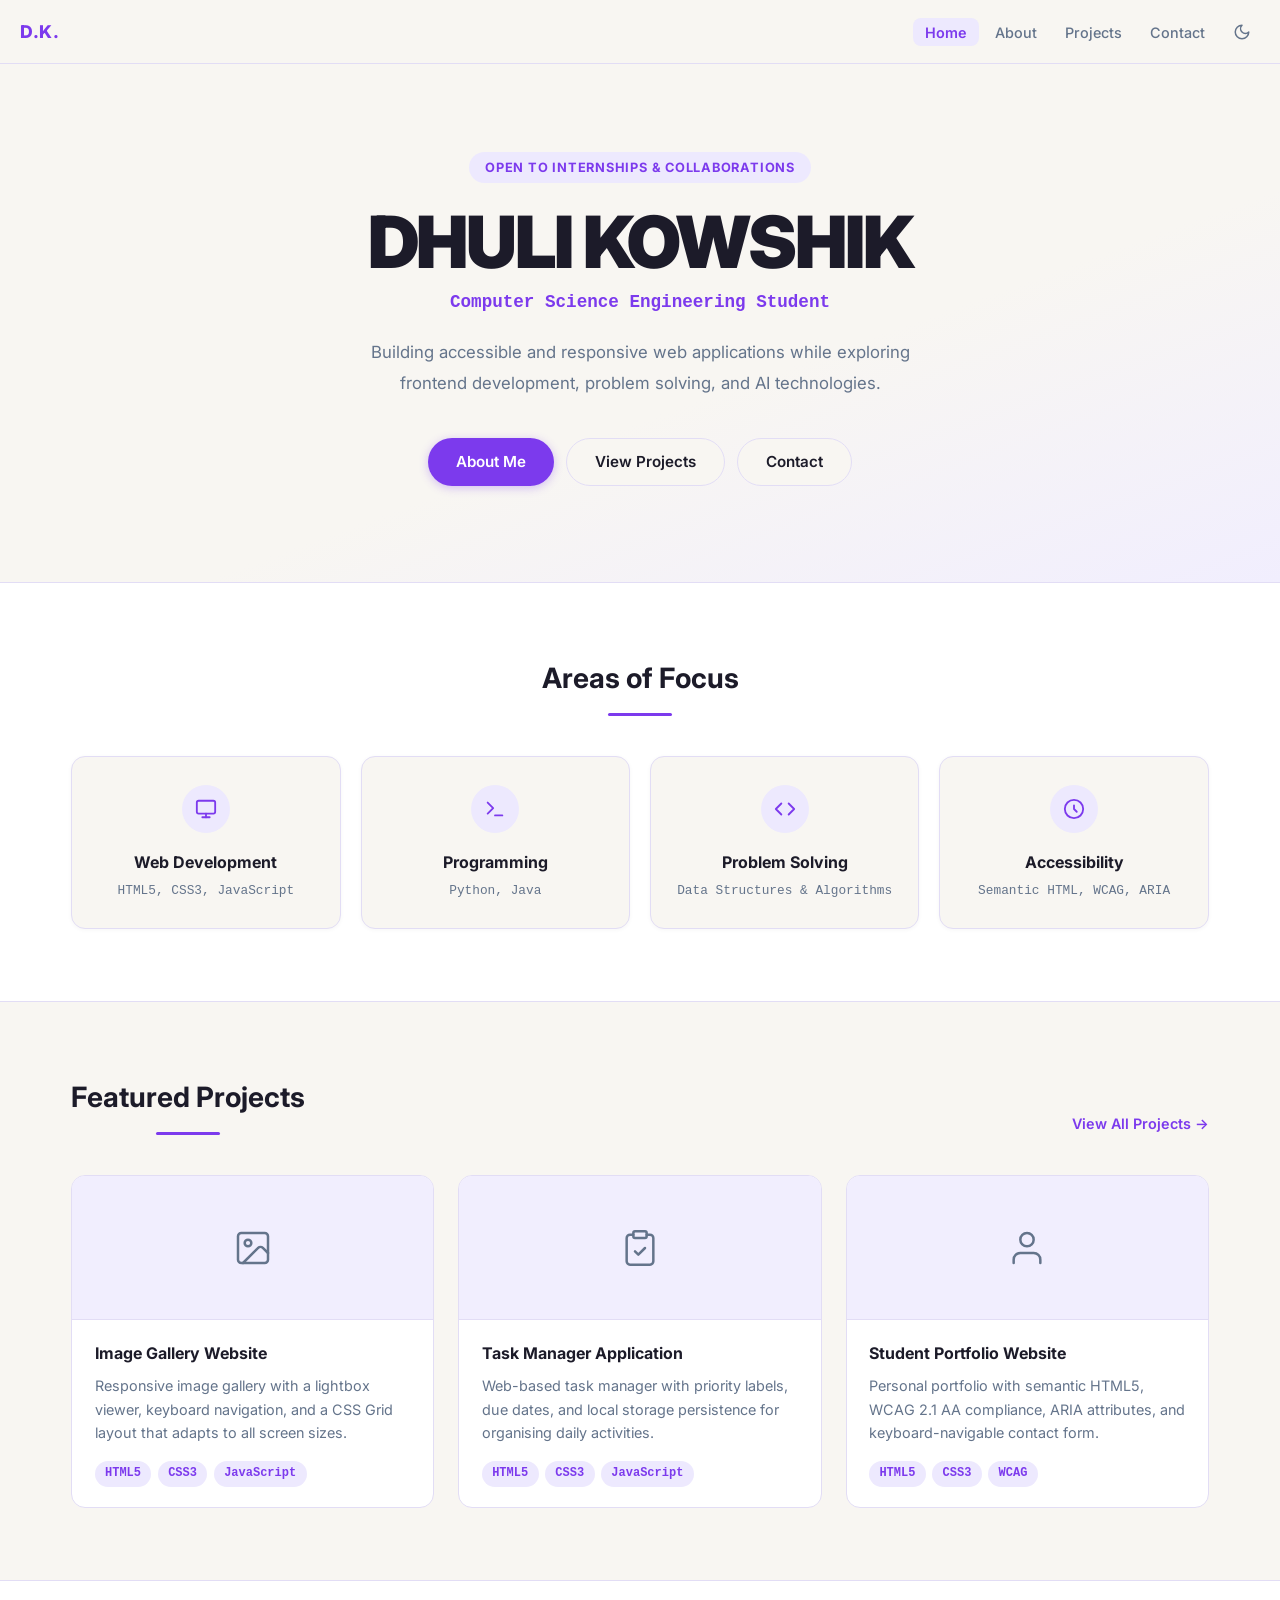
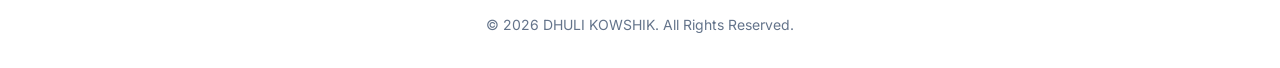
<file: index.html>
<!DOCTYPE html>
<html lang="en">
<head>
  <meta charset="UTF-8">
  <meta name="viewport" content="width=device-width, initial-scale=1.0">
  <title>DHULI KOWSHIK | CSE Student &amp; Frontend Developer</title>
  <meta name="description" content="DHULI KOWSHIK is a B.Tech CSE student building accessible and responsive web applications while exploring frontend development, problem solving, and AI technologies.">
  <meta name="author" content="DHULI KOWSHIK">
  <meta name="theme-color" content="#7c3aed">
  <meta property="og:title" content="DHULI KOWSHIK | CSE Student &amp; Frontend Developer">
  <meta property="og:description" content="B.Tech CSE student building accessible and responsive web applications.">
  <meta property="og:type" content="website">
  <script>
    /* Apply saved theme before paint to avoid flash */
    (function(){var t=localStorage.getItem("theme");if(t==="dark"||(!t&&window.matchMedia("(prefers-color-scheme:dark)").matches))document.documentElement.setAttribute("data-theme","dark");})();
  </script>
  <link rel="preconnect" href="https://fonts.googleapis.com">
  <link rel="preconnect" href="https://fonts.gstatic.com" crossorigin>
  <link href="https://fonts.googleapis.com/css2?family=Inter:wght@400;500;600;700;800;900&display=swap" rel="stylesheet">
  <link rel="stylesheet" href="style.css">
</head>
<body>

  <a href="#main-content" class="skip-link">Skip to main content</a>

  <header>
    <a href="index.html" class="logo" aria-label="DHULI KOWSHIK — Home">D.K.</a>
    <div class="header-right">
      <nav aria-label="Primary navigation">
        <ul>
          <li><a href="index.html" aria-current="page">Home</a></li>
          <li><a href="about.html">About</a></li>
          <li><a href="projects.html">Projects</a></li>
          <li><a href="contact.html">Contact</a></li>
        </ul>
      </nav>
      <button id="theme-toggle" aria-label="Switch to dark mode" title="Toggle theme">
        <!-- Icon injected by main.js -->
        <svg xmlns="http://www.w3.org/2000/svg" width="18" height="18" viewBox="0 0 24 24" fill="none" stroke="currentColor" stroke-width="2" stroke-linecap="round" stroke-linejoin="round"><path d="M12 3a6 6 0 0 0 9 9 9 9 0 1 1-9-9Z"/></svg>
      </button>
      <button id="menu-toggle" aria-label="Open menu" aria-expanded="false" aria-controls="mobile-nav">
        <svg xmlns="http://www.w3.org/2000/svg" width="20" height="20" viewBox="0 0 24 24" fill="none" stroke="currentColor" stroke-width="2" stroke-linecap="round" stroke-linejoin="round"><line x1="4" y1="12" x2="20" y2="12"/><line x1="4" y1="6" x2="20" y2="6"/><line x1="4" y1="18" x2="20" y2="18"/></svg>
      </button>
    </div>
  </header>

  <nav id="mobile-nav" class="mobile-nav" aria-label="Mobile navigation">
    <a href="index.html" aria-current="page">Home</a>
    <a href="about.html">About</a>
    <a href="projects.html">Projects</a>
    <a href="contact.html">Contact</a>
  </nav>

  <main id="main-content" tabindex="-1">

    <!-- Hero -->
    <section class="hero" aria-labelledby="hero-heading">
      <span class="hero__badge animate-fade-up">Open to Internships &amp; Collaborations</span>
      <h1 id="hero-heading" class="animate-fade-up delay-1">DHULI KOWSHIK</h1>
      <p class="hero__subtitle animate-fade-up delay-2">Computer Science Engineering Student</p>
      <p class="hero__desc animate-fade-up delay-2">
        Building accessible and responsive web applications while exploring
        frontend development, problem solving, and AI technologies.
      </p>
      <div class="hero__btns animate-fade-up delay-3">
        <a href="about.html"    class="btn btn--primary">About Me</a>
        <a href="projects.html" class="btn btn--outline">View Projects</a>
        <a href="contact.html"  class="btn btn--outline">Contact</a>
      </div>
    </section>

    <!-- Areas of Focus -->
    <section class="expertise" aria-labelledby="expertise-heading">
      <div class="container">
        <div class="section-header reveal">
          <h2 id="expertise-heading">Areas of Focus</h2>
          <div class="section-rule-line"></div>
        </div>
        <div class="expertise-grid">

          <div class="expertise-card reveal delay-1">
            <div class="expertise-card__icon" aria-hidden="true">
              <svg xmlns="http://www.w3.org/2000/svg" width="22" height="22" viewBox="0 0 24 24" fill="none" stroke="currentColor" stroke-width="2" stroke-linecap="round" stroke-linejoin="round"><rect width="20" height="14" x="2" y="3" rx="2"/><line x1="8" x2="16" y1="21" y2="21"/><line x1="12" x2="12" y1="17" y2="21"/></svg>
            </div>
            <h3>Web Development</h3>
            <p>HTML5, CSS3, JavaScript</p>
          </div>

          <div class="expertise-card reveal delay-2">
            <div class="expertise-card__icon" aria-hidden="true">
              <svg xmlns="http://www.w3.org/2000/svg" width="22" height="22" viewBox="0 0 24 24" fill="none" stroke="currentColor" stroke-width="2" stroke-linecap="round" stroke-linejoin="round"><polyline points="4 17 10 11 4 5"/><line x1="12" x2="20" y1="19" y2="19"/></svg>
            </div>
            <h3>Programming</h3>
            <p>Python, Java</p>
          </div>

          <div class="expertise-card reveal delay-3">
            <div class="expertise-card__icon" aria-hidden="true">
              <svg xmlns="http://www.w3.org/2000/svg" width="22" height="22" viewBox="0 0 24 24" fill="none" stroke="currentColor" stroke-width="2" stroke-linecap="round" stroke-linejoin="round"><polyline points="16 18 22 12 16 6"/><polyline points="8 6 2 12 8 18"/></svg>
            </div>
            <h3>Problem Solving</h3>
            <p>Data Structures &amp; Algorithms</p>
          </div>

          <div class="expertise-card reveal delay-4">
            <div class="expertise-card__icon" aria-hidden="true">
              <svg xmlns="http://www.w3.org/2000/svg" width="22" height="22" viewBox="0 0 24 24" fill="none" stroke="currentColor" stroke-width="2" stroke-linecap="round" stroke-linejoin="round"><circle cx="12" cy="12" r="10"/><path d="M12 8v4l3 3"/></svg>
            </div>
            <h3>Accessibility</h3>
            <p>Semantic HTML, WCAG, ARIA</p>
          </div>

        </div>
      </div>
    </section>

    <!-- Featured Projects -->
    <section class="featured" aria-labelledby="featured-heading">
      <div class="container">
        <div class="featured-header reveal">
          <div>
            <h2 id="featured-heading">Featured Projects</h2>
            <div class="section-rule-line"></div>
          </div>
          <a href="projects.html">View All Projects &rarr;</a>
        </div>

        <div class="projects-grid">

          <article class="project-card reveal delay-1">
            <div class="project-card__thumb" aria-hidden="true">
              <svg xmlns="http://www.w3.org/2000/svg" width="40" height="40" viewBox="0 0 24 24" fill="none" stroke="currentColor" stroke-width="1.5" stroke-linecap="round" stroke-linejoin="round" style="color:var(--muted)"><rect width="18" height="18" x="3" y="3" rx="2" ry="2"/><circle cx="9" cy="9" r="2"/><path d="m21 15-3.086-3.086a2 2 0 0 0-2.828 0L6 21"/></svg>
            </div>
            <div class="project-card__body">
              <h3>Image Gallery Website</h3>
              <p>Responsive image gallery with a lightbox viewer, keyboard navigation, and a CSS Grid layout that adapts to all screen sizes.</p>
              <div class="project-card__tags">
                <span class="tag">HTML5</span>
                <span class="tag">CSS3</span>
                <span class="tag">JavaScript</span>
              </div>
            </div>
          </article>

          <article class="project-card reveal delay-2">
            <div class="project-card__thumb" aria-hidden="true">
              <svg xmlns="http://www.w3.org/2000/svg" width="40" height="40" viewBox="0 0 24 24" fill="none" stroke="currentColor" stroke-width="1.5" stroke-linecap="round" stroke-linejoin="round" style="color:var(--muted)"><rect width="8" height="4" x="8" y="2" rx="1" ry="1"/><path d="M16 4h2a2 2 0 0 1 2 2v14a2 2 0 0 1-2 2H6a2 2 0 0 1-2-2V6a2 2 0 0 1 2-2h2"/><path d="m9 14 2 2 4-4"/></svg>
            </div>
            <div class="project-card__body">
              <h3>Task Manager Application</h3>
              <p>Web-based task manager with priority labels, due dates, and local storage persistence for organising daily activities.</p>
              <div class="project-card__tags">
                <span class="tag">HTML5</span>
                <span class="tag">CSS3</span>
                <span class="tag">JavaScript</span>
              </div>
            </div>
          </article>

          <article class="project-card reveal delay-3">
            <div class="project-card__thumb" aria-hidden="true">
              <svg xmlns="http://www.w3.org/2000/svg" width="40" height="40" viewBox="0 0 24 24" fill="none" stroke="currentColor" stroke-width="1.5" stroke-linecap="round" stroke-linejoin="round" style="color:var(--muted)"><path d="M20 21v-2a4 4 0 0 0-4-4H8a4 4 0 0 0-4 4v2"/><circle cx="12" cy="7" r="4"/></svg>
            </div>
            <div class="project-card__body">
              <h3>Student Portfolio Website</h3>
              <p>Personal portfolio with semantic HTML5, WCAG 2.1 AA compliance, ARIA attributes, and keyboard-navigable contact form.</p>
              <div class="project-card__tags">
                <span class="tag">HTML5</span>
                <span class="tag">CSS3</span>
                <span class="tag">WCAG</span>
              </div>
            </div>
          </article>

        </div>
      </div>
    </section>

  </main>

  <footer>
    <p>&copy; 2026 DHULI KOWSHIK. All Rights Reserved.</p>
  </footer>

  <script src="main.js"></script>
</body>
</html>
</file>
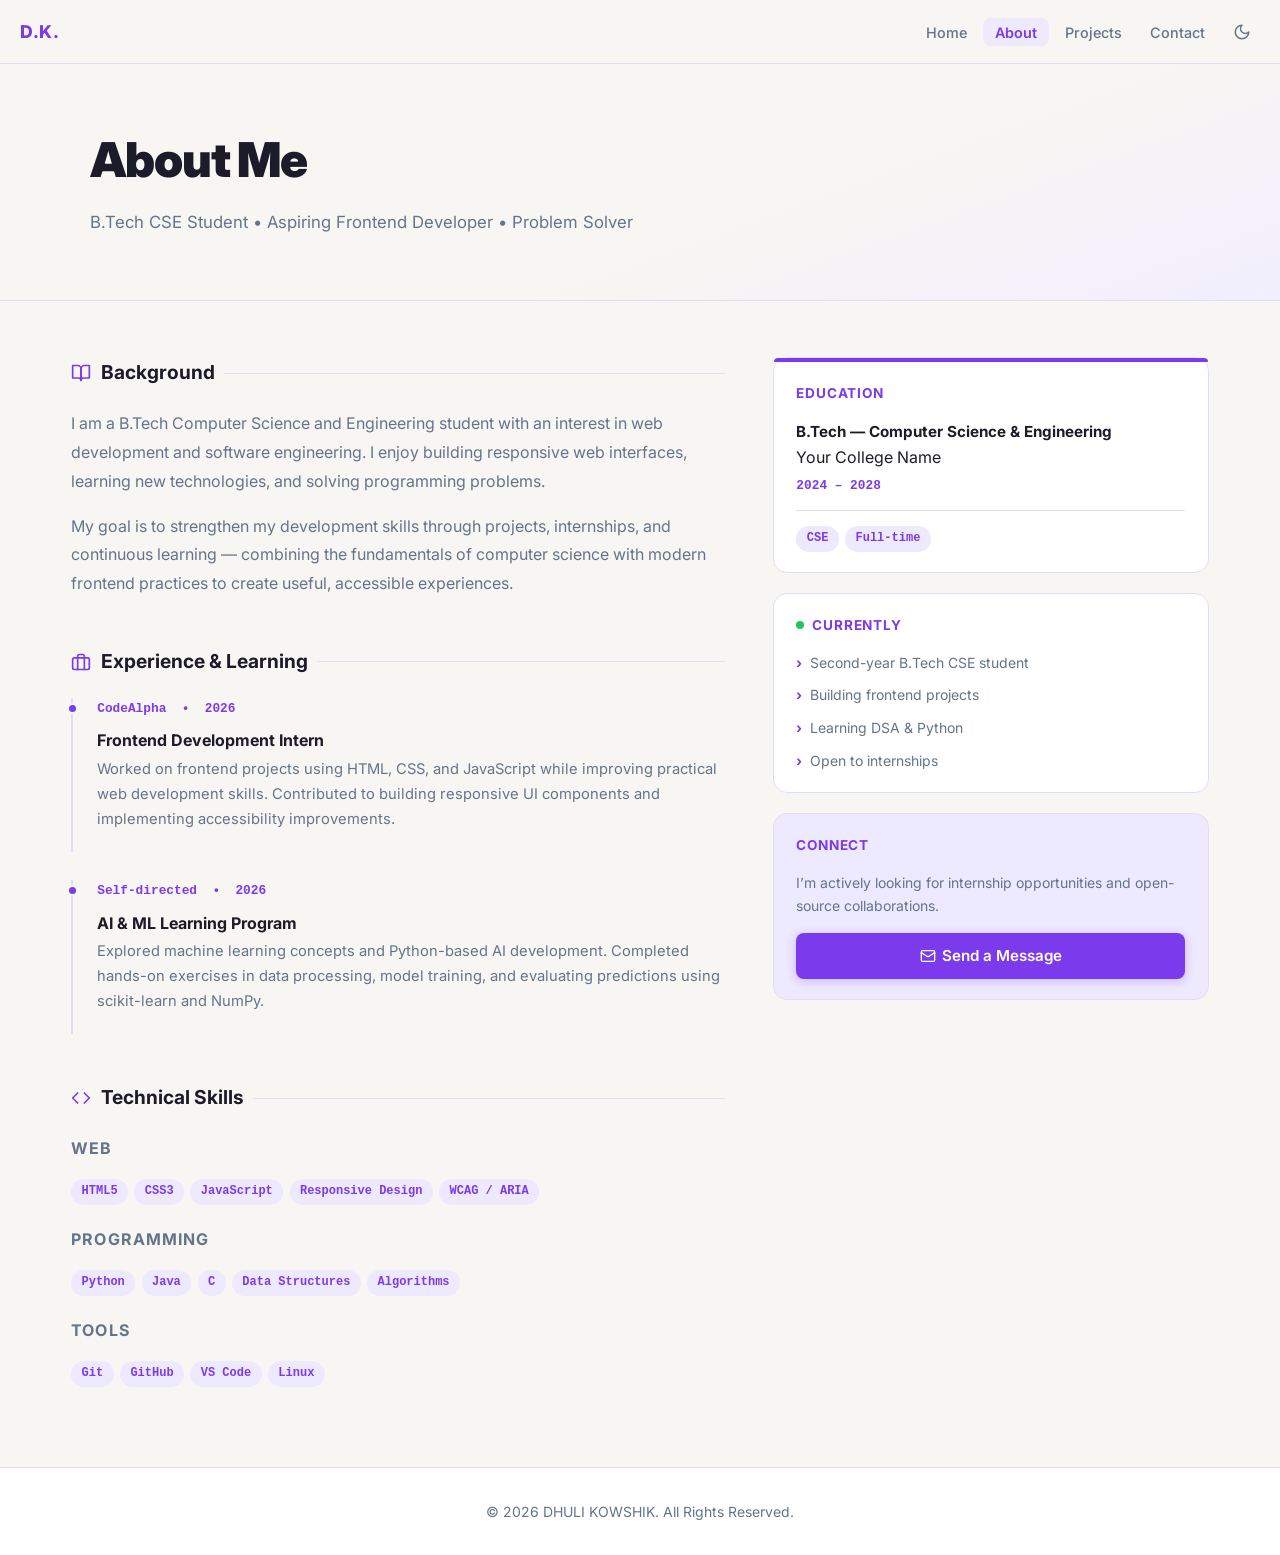
<file: about.html>
<!DOCTYPE html>
<html lang="en">
<head>
  <meta charset="UTF-8">
  <meta name="viewport" content="width=device-width, initial-scale=1.0">
  <title>About | DHULI KOWSHIK — CSE Student</title>
  <meta name="description" content="Learn about DHULI KOWSHIK — B.Tech CSE student (2024–2028) interested in web development, software engineering, and AI technologies.">
  <meta name="theme-color" content="#7c3aed">
  <script>
    (function(){var t=localStorage.getItem("theme");if(t==="dark"||(!t&&window.matchMedia("(prefers-color-scheme:dark)").matches))document.documentElement.setAttribute("data-theme","dark");})();
  </script>
  <link rel="preconnect" href="https://fonts.googleapis.com">
  <link rel="preconnect" href="https://fonts.gstatic.com" crossorigin>
  <link href="https://fonts.googleapis.com/css2?family=Inter:wght@400;500;600;700;800;900&display=swap" rel="stylesheet">
  <link rel="stylesheet" href="style.css">
</head>
<body>

  <a href="#main-content" class="skip-link">Skip to main content</a>

  <header>
    <a href="index.html" class="logo" aria-label="DHULI KOWSHIK — Home">D.K.</a>
    <div class="header-right">
      <nav aria-label="Primary navigation">
        <ul>
          <li><a href="index.html">Home</a></li>
          <li><a href="about.html" aria-current="page">About</a></li>
          <li><a href="projects.html">Projects</a></li>
          <li><a href="contact.html">Contact</a></li>
        </ul>
      </nav>
      <button id="theme-toggle" aria-label="Toggle theme" title="Toggle theme">
        <svg xmlns="http://www.w3.org/2000/svg" width="18" height="18" viewBox="0 0 24 24" fill="none" stroke="currentColor" stroke-width="2" stroke-linecap="round" stroke-linejoin="round"><path d="M12 3a6 6 0 0 0 9 9 9 9 0 1 1-9-9Z"/></svg>
      </button>
      <button id="menu-toggle" aria-label="Open menu" aria-expanded="false" aria-controls="mobile-nav">
        <svg xmlns="http://www.w3.org/2000/svg" width="20" height="20" viewBox="0 0 24 24" fill="none" stroke="currentColor" stroke-width="2" stroke-linecap="round" stroke-linejoin="round"><line x1="4" y1="12" x2="20" y2="12"/><line x1="4" y1="6" x2="20" y2="6"/><line x1="4" y1="18" x2="20" y2="18"/></svg>
      </button>
    </div>
  </header>

  <nav id="mobile-nav" class="mobile-nav" aria-label="Mobile navigation">
    <a href="index.html">Home</a>
    <a href="about.html" aria-current="page">About</a>
    <a href="projects.html">Projects</a>
    <a href="contact.html">Contact</a>
  </nav>

  <main id="main-content" tabindex="-1">

    <div class="page-hero">
      <div class="container">
        <h1 class="animate-fade-up">About Me</h1>
        <p class="animate-fade-up delay-1">B.Tech CSE Student &bull; Aspiring Frontend Developer &bull; Problem Solver</p>
      </div>
    </div>

    <div class="about-layout container">

      <!-- Main column -->
      <div>

        <!-- Background -->
        <section class="about-section reveal" aria-labelledby="heading-background">
          <h2 id="heading-background">
            <svg xmlns="http://www.w3.org/2000/svg" width="20" height="20" viewBox="0 0 24 24" fill="none" stroke="currentColor" stroke-width="2" stroke-linecap="round" stroke-linejoin="round" aria-hidden="true"><path d="M2 3h6a4 4 0 0 1 4 4v14a3 3 0 0 0-3-3H2z"/><path d="M22 3h-6a4 4 0 0 0-4 4v14a3 3 0 0 1 3-3h7z"/></svg>
            Background
          </h2>
          <p>
            I am a B.Tech Computer Science and Engineering student with an interest
            in web development and software engineering. I enjoy building responsive
            web interfaces, learning new technologies, and solving programming problems.
          </p>
          <p>
            My goal is to strengthen my development skills through projects, internships,
            and continuous learning — combining the fundamentals of computer science with
            modern frontend practices to create useful, accessible experiences.
          </p>
        </section>

        <!-- Experience -->
        <section class="about-section reveal" aria-labelledby="heading-experience">
          <h2 id="heading-experience">
            <svg xmlns="http://www.w3.org/2000/svg" width="20" height="20" viewBox="0 0 24 24" fill="none" stroke="currentColor" stroke-width="2" stroke-linecap="round" stroke-linejoin="round" aria-hidden="true"><rect width="20" height="14" x="2" y="7" rx="2"/><path d="M16 21V5a2 2 0 0 0-2-2h-4a2 2 0 0 0-2 2v16"/></svg>
            Experience &amp; Learning
          </h2>
          <ol class="timeline" aria-label="Experience timeline">
            <li>
              <article>
                <p class="meta">CodeAlpha &nbsp;&bull;&nbsp; 2026</p>
                <h3>Frontend Development Intern</h3>
                <p>
                  Worked on frontend projects using HTML, CSS, and JavaScript while
                  improving practical web development skills. Contributed to building
                  responsive UI components and implementing accessibility improvements.
                </p>
              </article>
            </li>
            <li>
              <article>
                <p class="meta">Self-directed &nbsp;&bull;&nbsp; 2026</p>
                <h3>AI &amp; ML Learning Program</h3>
                <p>
                  Explored machine learning concepts and Python-based AI development.
                  Completed hands-on exercises in data processing, model training, and
                  evaluating predictions using scikit-learn and NumPy.
                </p>
              </article>
            </li>
          </ol>
        </section>

        <!-- Skills -->
        <section class="about-section reveal" aria-labelledby="heading-skills">
          <h2 id="heading-skills">
            <svg xmlns="http://www.w3.org/2000/svg" width="20" height="20" viewBox="0 0 24 24" fill="none" stroke="currentColor" stroke-width="2" stroke-linecap="round" stroke-linejoin="round" aria-hidden="true"><polyline points="16 18 22 12 16 6"/><polyline points="8 6 2 12 8 18"/></svg>
            Technical Skills
          </h2>
          <div class="skill-groups">
            <div>
              <p class="skill-group-label">Web</p>
              <div class="tags-row">
                <span class="tag">HTML5</span>
                <span class="tag">CSS3</span>
                <span class="tag">JavaScript</span>
                <span class="tag">Responsive Design</span>
                <span class="tag">WCAG / ARIA</span>
              </div>
            </div>
            <div>
              <p class="skill-group-label">Programming</p>
              <div class="tags-row">
                <span class="tag">Python</span>
                <span class="tag">Java</span>
                <span class="tag">C</span>
                <span class="tag">Data Structures</span>
                <span class="tag">Algorithms</span>
              </div>
            </div>
            <div>
              <p class="skill-group-label">Tools</p>
              <div class="tags-row">
                <span class="tag">Git</span>
                <span class="tag">GitHub</span>
                <span class="tag">VS Code</span>
                <span class="tag">Linux</span>
              </div>
            </div>
          </div>
        </section>

      </div>

      <!-- Sidebar -->
      <aside aria-label="Quick facts" class="sidebar">

        <div class="info-card reveal">
          <div class="card-accent"></div>
          <h2>Education</h2>
          <h3>B.Tech — Computer Science &amp; Engineering</h3>
          <p>Your College Name</p>
          <p class="date">2024 &ndash; 2028</p>
          <div class="tags-row">
            <span class="tag">CSE</span>
            <span class="tag">Full-time</span>
          </div>
        </div>

        <div class="info-card reveal">
          <h2 style="display:flex;align-items:center;gap:.5rem;">
            <span class="pulse" aria-hidden="true"></span> Currently
          </h2>
          <ul class="currently-list">
            <li>Second-year B.Tech CSE student</li>
            <li>Building frontend projects</li>
            <li>Learning DSA &amp; Python</li>
            <li>Open to internships</li>
          </ul>
        </div>

        <div class="info-card connect-card reveal">
          <h2>Connect</h2>
          <p style="font-size:.875rem;color:var(--muted);margin-bottom:1rem;line-height:1.65;">
            I&rsquo;m actively looking for internship opportunities and open-source collaborations.
          </p>
          <a href="contact.html" class="btn btn--primary btn--full">
            <svg xmlns="http://www.w3.org/2000/svg" width="16" height="16" viewBox="0 0 24 24" fill="none" stroke="currentColor" stroke-width="2" stroke-linecap="round" stroke-linejoin="round" aria-hidden="true" style="margin-right:.4rem"><rect width="20" height="16" x="2" y="4" rx="2"/><path d="m22 7-8.97 5.7a1.94 1.94 0 0 1-2.06 0L2 7"/></svg>
            Send a Message
          </a>
        </div>

      </aside>
    </div>

  </main>

  <footer>
    <p>&copy; 2026 DHULI KOWSHIK. All Rights Reserved.</p>
  </footer>

  <script src="main.js"></script>
</body>
</html>
</file>
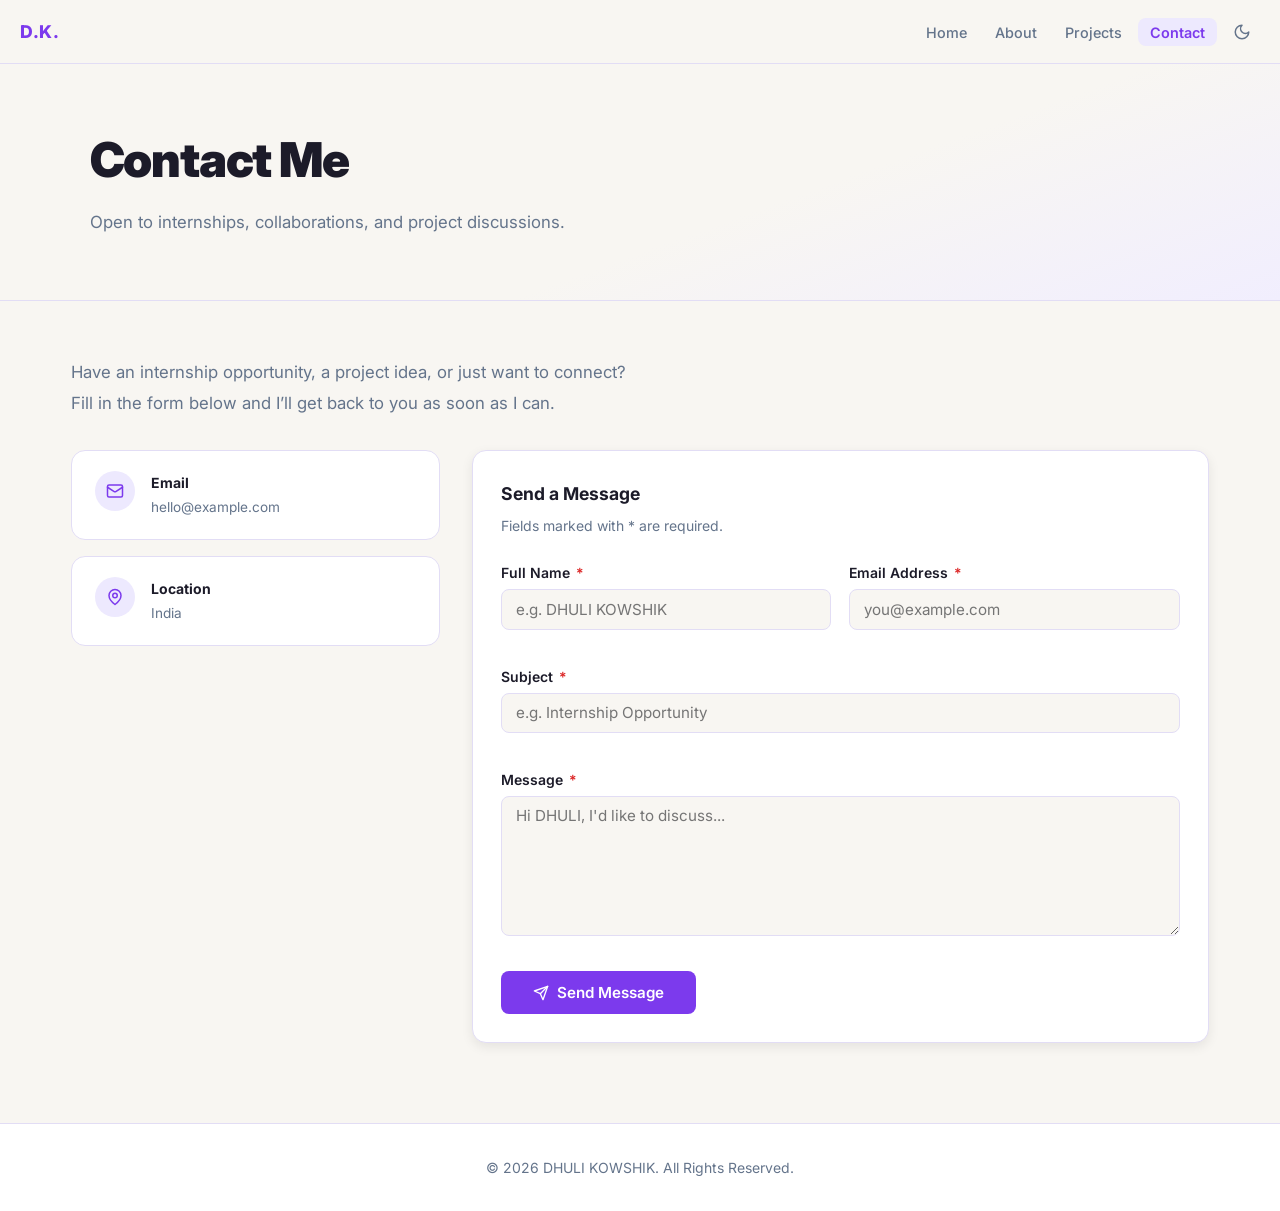
<file: contact.html>
<!DOCTYPE html>
<html lang="en">
<head>
  <meta charset="UTF-8">
  <meta name="viewport" content="width=device-width, initial-scale=1.0">
  <title>Contact | DHULI KOWSHIK</title>
  <meta name="description" content="Get in touch with DHULI KOWSHIK — open to internships, collaborations, and project discussions.">
  <meta name="theme-color" content="#7c3aed">
  <script>
    (function(){var t=localStorage.getItem("theme");if(t==="dark"||(!t&&window.matchMedia("(prefers-color-scheme:dark)").matches))document.documentElement.setAttribute("data-theme","dark");})();
  </script>
  <link rel="preconnect" href="https://fonts.googleapis.com">
  <link rel="preconnect" href="https://fonts.gstatic.com" crossorigin>
  <link href="https://fonts.googleapis.com/css2?family=Inter:wght@400;500;600;700;800;900&display=swap" rel="stylesheet">
  <link rel="stylesheet" href="style.css">
</head>
<body>

  <a href="#main-content" class="skip-link">Skip to main content</a>

  <header>
    <a href="index.html" class="logo" aria-label="DHULI KOWSHIK — Home">D.K.</a>
    <div class="header-right">
      <nav aria-label="Primary navigation">
        <ul>
          <li><a href="index.html">Home</a></li>
          <li><a href="about.html">About</a></li>
          <li><a href="projects.html">Projects</a></li>
          <li><a href="contact.html" aria-current="page">Contact</a></li>
        </ul>
      </nav>
      <button id="theme-toggle" aria-label="Toggle theme" title="Toggle theme">
        <svg xmlns="http://www.w3.org/2000/svg" width="18" height="18" viewBox="0 0 24 24" fill="none" stroke="currentColor" stroke-width="2" stroke-linecap="round" stroke-linejoin="round"><path d="M12 3a6 6 0 0 0 9 9 9 9 0 1 1-9-9Z"/></svg>
      </button>
      <button id="menu-toggle" aria-label="Open menu" aria-expanded="false" aria-controls="mobile-nav">
        <svg xmlns="http://www.w3.org/2000/svg" width="20" height="20" viewBox="0 0 24 24" fill="none" stroke="currentColor" stroke-width="2" stroke-linecap="round" stroke-linejoin="round"><line x1="4" y1="12" x2="20" y2="12"/><line x1="4" y1="6" x2="20" y2="6"/><line x1="4" y1="18" x2="20" y2="18"/></svg>
      </button>
    </div>
  </header>

  <nav id="mobile-nav" class="mobile-nav" aria-label="Mobile navigation">
    <a href="index.html">Home</a>
    <a href="about.html">About</a>
    <a href="projects.html">Projects</a>
    <a href="contact.html" aria-current="page">Contact</a>
  </nav>

  <main id="main-content" tabindex="-1">

    <div class="page-hero">
      <div class="container">
        <h1 class="animate-fade-up">Contact Me</h1>
        <p class="animate-fade-up delay-1">Open to internships, collaborations, and project discussions.</p>
      </div>
    </div>

    <div class="contact-layout container">

      <p style="color:var(--muted);font-size:1.05rem;max-width:36rem;line-height:1.8;" class="reveal">
        Have an internship opportunity, a project idea, or just want to connect?
        Fill in the form below and I&rsquo;ll get back to you as soon as I can.
      </p>

      <div class="contact-grid">

        <!-- Info sidebar -->
        <div class="info-col">
          <div class="contact-info-card reveal">
            <div class="icon-circle" aria-hidden="true">
              <svg xmlns="http://www.w3.org/2000/svg" width="18" height="18" viewBox="0 0 24 24" fill="none" stroke="currentColor" stroke-width="2" stroke-linecap="round" stroke-linejoin="round"><rect width="20" height="16" x="2" y="4" rx="2"/><path d="m22 7-8.97 5.7a1.94 1.94 0 0 1-2.06 0L2 7"/></svg>
            </div>
            <div>
              <h3>Email</h3>
              <p>hello@example.com</p>
            </div>
          </div>

          <div class="contact-info-card reveal delay-1">
            <div class="icon-circle" aria-hidden="true">
              <svg xmlns="http://www.w3.org/2000/svg" width="18" height="18" viewBox="0 0 24 24" fill="none" stroke="currentColor" stroke-width="2" stroke-linecap="round" stroke-linejoin="round"><path d="M20 10c0 6-8 12-8 12s-8-6-8-12a8 8 0 0 1 16 0Z"/><circle cx="12" cy="10" r="3"/></svg>
            </div>
            <div>
              <h3>Location</h3>
              <p>India</p>
            </div>
          </div>
        </div>

        <!-- Form -->
        <div class="form-card reveal delay-2">
          <h2>Send a Message</h2>
          <p class="form-desc">
            Fields marked with <span aria-hidden="true">*</span><span class="sr-only">an asterisk</span> are required.
          </p>

          <div
            id="success-message"
            class="success-message"
            role="status"
            aria-live="polite"
            tabindex="-1"
          >
            <div class="success-icon" aria-hidden="true">
              <svg xmlns="http://www.w3.org/2000/svg" width="28" height="28" viewBox="0 0 24 24" fill="none" stroke="currentColor" stroke-width="2" stroke-linecap="round" stroke-linejoin="round"><path d="M22 11.08V12a10 10 0 1 1-5.93-9.14"/><polyline points="22 4 12 14.01 9 11.01"/></svg>
            </div>
            <h2>Message Sent!</h2>
            <p>Thanks for reaching out. I&rsquo;ll get back to you shortly.</p>
            <button type="button" class="btn-reset" onclick="resetContactForm()">Send another message</button>
          </div>

          <form
            id="contact-form"
            aria-label="Contact form"
            novalidate
          >
            <div class="form-row">
              <div class="field">
                <label for="name">Full Name <span class="req" aria-hidden="true">*</span></label>
                <input
                  type="text" id="name" name="name"
                  required aria-required="true"
                  autocomplete="name"
                  aria-describedby="name-error"
                  placeholder="e.g. DHULI KOWSHIK"
                >
                <span id="name-error" class="error-msg" role="alert" aria-live="polite"></span>
              </div>

              <div class="field">
                <label for="email">Email Address <span class="req" aria-hidden="true">*</span></label>
                <input
                  type="email" id="email" name="email"
                  required aria-required="true"
                  autocomplete="email"
                  aria-describedby="email-error"
                  placeholder="you@example.com"
                >
                <span id="email-error" class="error-msg" role="alert" aria-live="polite"></span>
              </div>
            </div>

            <div class="field">
              <label for="subject">Subject <span class="req" aria-hidden="true">*</span></label>
              <input
                type="text" id="subject" name="subject"
                required aria-required="true"
                aria-describedby="subject-error"
                placeholder="e.g. Internship Opportunity"
              >
              <span id="subject-error" class="error-msg" role="alert" aria-live="polite"></span>
            </div>

            <div class="field">
              <label for="message">Message <span class="req" aria-hidden="true">*</span></label>
              <textarea
                id="message" name="message"
                rows="6"
                required aria-required="true"
                aria-describedby="message-error"
                placeholder="Hi DHULI, I'd like to discuss..."
              ></textarea>
              <span id="message-error" class="error-msg" role="alert" aria-live="polite"></span>
            </div>

            <button type="submit" class="btn-submit">
              <span class="spinner" hidden aria-hidden="true"></span>
              <svg class="btn-icon" xmlns="http://www.w3.org/2000/svg" width="16" height="16" viewBox="0 0 24 24" fill="none" stroke="currentColor" stroke-width="2" stroke-linecap="round" stroke-linejoin="round" aria-hidden="true"><path d="m22 2-7 20-4-9-9-4Z"/><path d="M22 2 11 13"/></svg>
              <span class="btn-text">Send Message</span>
            </button>
          </form>

        </div>
      </div>
    </div>

  </main>

  <footer>
    <p>&copy; 2026 DHULI KOWSHIK. All Rights Reserved.</p>
  </footer>

  <script src="main.js"></script>
</body>
</html>
</file>
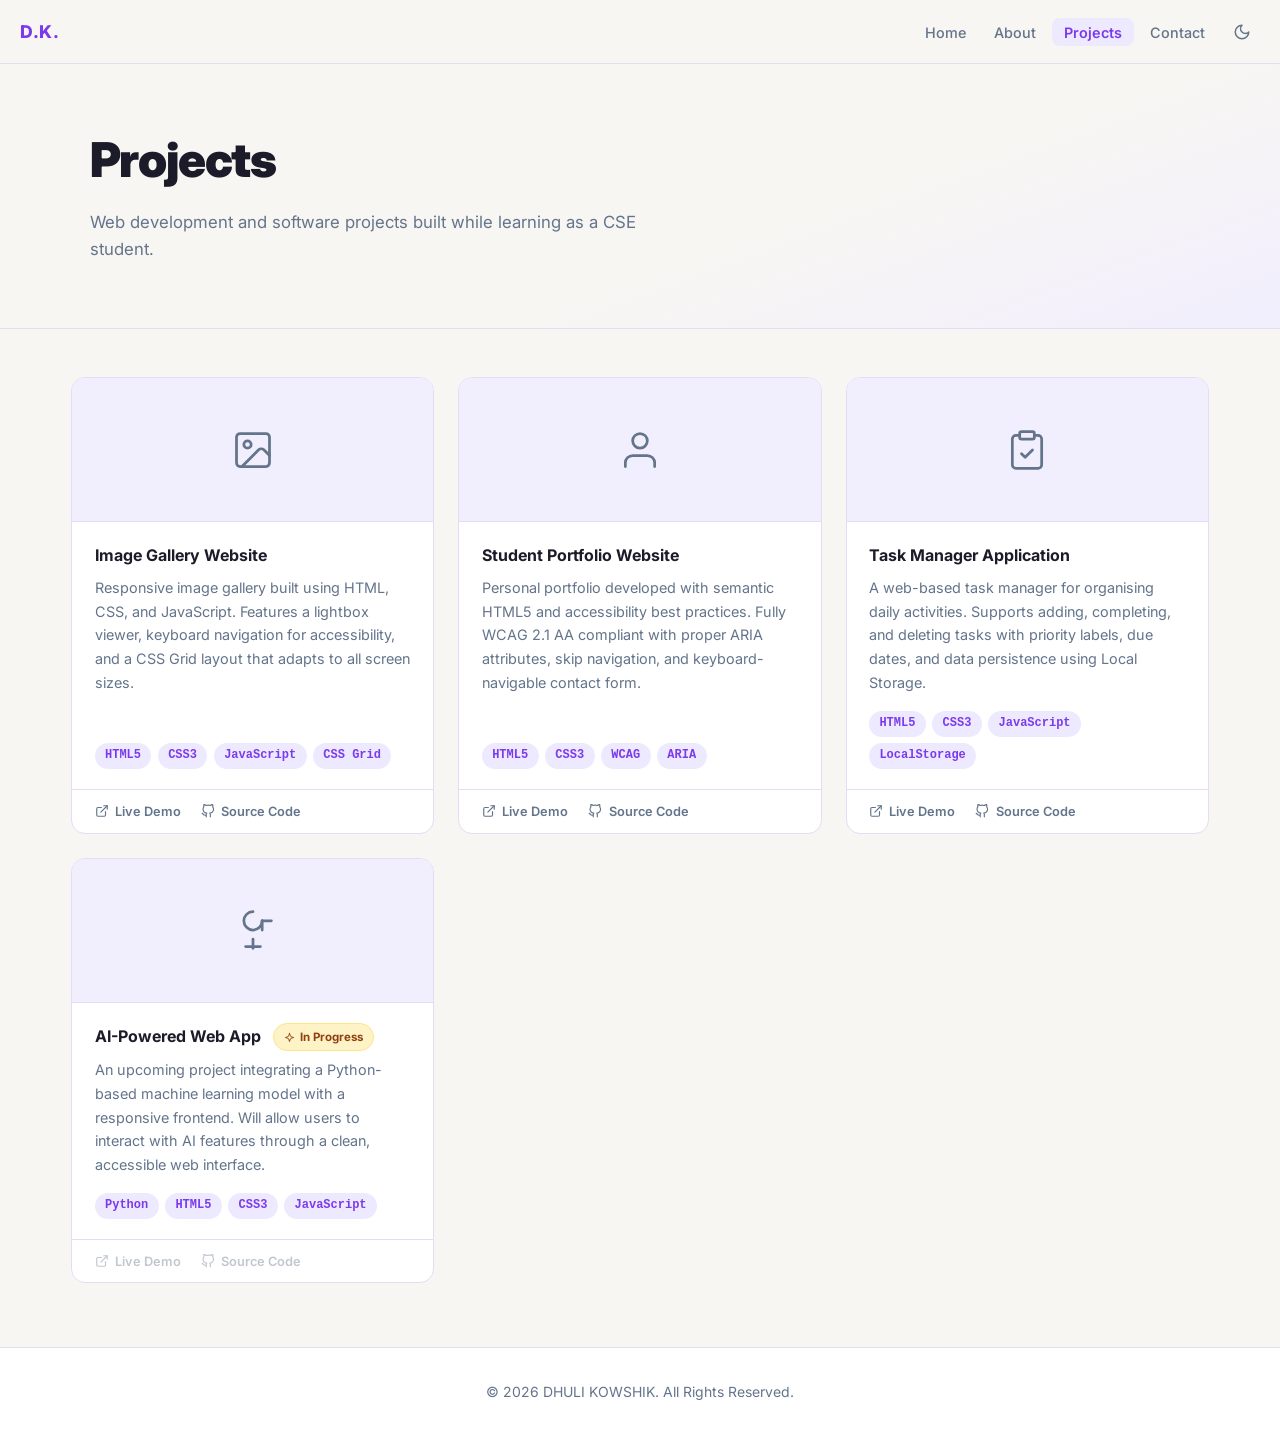
<file: projects.html>
<!DOCTYPE html>
<html lang="en">
<head>
  <meta charset="UTF-8">
  <meta name="viewport" content="width=device-width, initial-scale=1.0">
  <title>Projects | DHULI KOWSHIK — Frontend Projects</title>
  <meta name="description" content="Frontend and web development projects by DHULI KOWSHIK — B.Tech CSE student.">
  <meta name="theme-color" content="#7c3aed">
  <script>
    (function(){var t=localStorage.getItem("theme");if(t==="dark"||(!t&&window.matchMedia("(prefers-color-scheme:dark)").matches))document.documentElement.setAttribute("data-theme","dark");})();
  </script>
  <link rel="preconnect" href="https://fonts.googleapis.com">
  <link rel="preconnect" href="https://fonts.gstatic.com" crossorigin>
  <link href="https://fonts.googleapis.com/css2?family=Inter:wght@400;500;600;700;800;900&display=swap" rel="stylesheet">
  <link rel="stylesheet" href="style.css">
</head>
<body>

  <a href="#main-content" class="skip-link">Skip to main content</a>

  <header>
    <a href="index.html" class="logo" aria-label="DHULI KOWSHIK — Home">D.K.</a>
    <div class="header-right">
      <nav aria-label="Primary navigation">
        <ul>
          <li><a href="index.html">Home</a></li>
          <li><a href="about.html">About</a></li>
          <li><a href="projects.html" aria-current="page">Projects</a></li>
          <li><a href="contact.html">Contact</a></li>
        </ul>
      </nav>
      <button id="theme-toggle" aria-label="Toggle theme" title="Toggle theme">
        <svg xmlns="http://www.w3.org/2000/svg" width="18" height="18" viewBox="0 0 24 24" fill="none" stroke="currentColor" stroke-width="2" stroke-linecap="round" stroke-linejoin="round"><path d="M12 3a6 6 0 0 0 9 9 9 9 0 1 1-9-9Z"/></svg>
      </button>
      <button id="menu-toggle" aria-label="Open menu" aria-expanded="false" aria-controls="mobile-nav">
        <svg xmlns="http://www.w3.org/2000/svg" width="20" height="20" viewBox="0 0 24 24" fill="none" stroke="currentColor" stroke-width="2" stroke-linecap="round" stroke-linejoin="round"><line x1="4" y1="12" x2="20" y2="12"/><line x1="4" y1="6" x2="20" y2="6"/><line x1="4" y1="18" x2="20" y2="18"/></svg>
      </button>
    </div>
  </header>

  <nav id="mobile-nav" class="mobile-nav" aria-label="Mobile navigation">
    <a href="index.html">Home</a>
    <a href="about.html">About</a>
    <a href="projects.html" aria-current="page">Projects</a>
    <a href="contact.html">Contact</a>
  </nav>

  <main id="main-content" tabindex="-1">

    <div class="page-hero">
      <div class="container">
        <h1 class="animate-fade-up">Projects</h1>
        <p class="animate-fade-up delay-1">Web development and software projects built while learning as a CSE student.</p>
      </div>
    </div>

    <div class="container" style="padding-top:3rem;">
      <div class="projects-page-grid">

        <article class="project-card reveal delay-1">
          <div class="project-card__thumb" aria-hidden="true">
            <svg xmlns="http://www.w3.org/2000/svg" width="44" height="44" viewBox="0 0 24 24" fill="none" stroke="currentColor" stroke-width="1.5" stroke-linecap="round" stroke-linejoin="round" style="color:var(--muted)"><rect width="18" height="18" x="3" y="3" rx="2" ry="2"/><circle cx="9" cy="9" r="2"/><path d="m21 15-3.086-3.086a2 2 0 0 0-2.828 0L6 21"/></svg>
          </div>
          <div class="project-card__body">
            <h3>Image Gallery Website</h3>
            <p>
              Responsive image gallery built using HTML, CSS, and JavaScript.
              Features a lightbox viewer, keyboard navigation for accessibility,
              and a CSS Grid layout that adapts to all screen sizes.
            </p>
            <div class="project-card__tags">
              <span class="tag">HTML5</span>
              <span class="tag">CSS3</span>
              <span class="tag">JavaScript</span>
              <span class="tag">CSS Grid</span>
            </div>
          </div>
          <div class="project-card__footer">
            <button aria-label="Live demo for Image Gallery Website">
              <svg xmlns="http://www.w3.org/2000/svg" width="14" height="14" viewBox="0 0 24 24" fill="none" stroke="currentColor" stroke-width="2" stroke-linecap="round" stroke-linejoin="round" aria-hidden="true"><path d="M15 3h6v6"/><path d="M10 14 21 3"/><path d="M18 13v6a2 2 0 0 1-2 2H5a2 2 0 0 1-2-2V8a2 2 0 0 1 2-2h6"/></svg>
              Live Demo
            </button>
            <button aria-label="Source code for Image Gallery Website">
              <svg xmlns="http://www.w3.org/2000/svg" width="14" height="14" viewBox="0 0 24 24" fill="none" stroke="currentColor" stroke-width="2" stroke-linecap="round" stroke-linejoin="round" aria-hidden="true"><path d="M9 19c-5 1.5-5-2.5-7-3m14 6v-3.87a3.37 3.37 0 0 0-.94-2.61c3.14-.35 6.44-1.54 6.44-7A5.44 5.44 0 0 0 20 4.77 5.07 5.07 0 0 0 19.91 1S18.73.65 16 2.48a13.38 13.38 0 0 0-7 0C6.27.65 5.09 1 5.09 1A5.07 5.07 0 0 0 5 4.77a5.44 5.44 0 0 0-1.5 3.78c0 5.42 3.3 6.61 6.44 7A3.37 3.37 0 0 0 9 18.13V22"/></svg>
              Source Code
            </button>
          </div>
        </article>

        <article class="project-card reveal delay-2">
          <div class="project-card__thumb" aria-hidden="true">
            <svg xmlns="http://www.w3.org/2000/svg" width="44" height="44" viewBox="0 0 24 24" fill="none" stroke="currentColor" stroke-width="1.5" stroke-linecap="round" stroke-linejoin="round" style="color:var(--muted)"><path d="M20 21v-2a4 4 0 0 0-4-4H8a4 4 0 0 0-4 4v2"/><circle cx="12" cy="7" r="4"/></svg>
          </div>
          <div class="project-card__body">
            <h3>Student Portfolio Website</h3>
            <p>
              Personal portfolio developed with semantic HTML5 and accessibility
              best practices. Fully WCAG 2.1 AA compliant with proper ARIA attributes,
              skip navigation, and keyboard-navigable contact form.
            </p>
            <div class="project-card__tags">
              <span class="tag">HTML5</span>
              <span class="tag">CSS3</span>
              <span class="tag">WCAG</span>
              <span class="tag">ARIA</span>
            </div>
          </div>
          <div class="project-card__footer">
            <button aria-label="Live demo for Student Portfolio Website">
              <svg xmlns="http://www.w3.org/2000/svg" width="14" height="14" viewBox="0 0 24 24" fill="none" stroke="currentColor" stroke-width="2" stroke-linecap="round" stroke-linejoin="round" aria-hidden="true"><path d="M15 3h6v6"/><path d="M10 14 21 3"/><path d="M18 13v6a2 2 0 0 1-2 2H5a2 2 0 0 1-2-2V8a2 2 0 0 1 2-2h6"/></svg>
              Live Demo
            </button>
            <button aria-label="Source code for Student Portfolio Website">
              <svg xmlns="http://www.w3.org/2000/svg" width="14" height="14" viewBox="0 0 24 24" fill="none" stroke="currentColor" stroke-width="2" stroke-linecap="round" stroke-linejoin="round" aria-hidden="true"><path d="M9 19c-5 1.5-5-2.5-7-3m14 6v-3.87a3.37 3.37 0 0 0-.94-2.61c3.14-.35 6.44-1.54 6.44-7A5.44 5.44 0 0 0 20 4.77 5.07 5.07 0 0 0 19.91 1S18.73.65 16 2.48a13.38 13.38 0 0 0-7 0C6.27.65 5.09 1 5.09 1A5.07 5.07 0 0 0 5 4.77a5.44 5.44 0 0 0-1.5 3.78c0 5.42 3.3 6.61 6.44 7A3.37 3.37 0 0 0 9 18.13V22"/></svg>
              Source Code
            </button>
          </div>
        </article>

        <article class="project-card reveal delay-3">
          <div class="project-card__thumb" aria-hidden="true">
            <svg xmlns="http://www.w3.org/2000/svg" width="44" height="44" viewBox="0 0 24 24" fill="none" stroke="currentColor" stroke-width="1.5" stroke-linecap="round" stroke-linejoin="round" style="color:var(--muted)"><rect width="8" height="4" x="8" y="2" rx="1" ry="1"/><path d="M16 4h2a2 2 0 0 1 2 2v14a2 2 0 0 1-2 2H6a2 2 0 0 1-2-2V6a2 2 0 0 1 2-2h2"/><path d="m9 14 2 2 4-4"/></svg>
          </div>
          <div class="project-card__body">
            <h3>Task Manager Application</h3>
            <p>
              A web-based task manager for organising daily activities. Supports
              adding, completing, and deleting tasks with priority labels,
              due dates, and data persistence using Local Storage.
            </p>
            <div class="project-card__tags">
              <span class="tag">HTML5</span>
              <span class="tag">CSS3</span>
              <span class="tag">JavaScript</span>
              <span class="tag">LocalStorage</span>
            </div>
          </div>
          <div class="project-card__footer">
            <button aria-label="Live demo for Task Manager Application">
              <svg xmlns="http://www.w3.org/2000/svg" width="14" height="14" viewBox="0 0 24 24" fill="none" stroke="currentColor" stroke-width="2" stroke-linecap="round" stroke-linejoin="round" aria-hidden="true"><path d="M15 3h6v6"/><path d="M10 14 21 3"/><path d="M18 13v6a2 2 0 0 1-2 2H5a2 2 0 0 1-2-2V8a2 2 0 0 1 2-2h6"/></svg>
              Live Demo
            </button>
            <button aria-label="Source code for Task Manager Application">
              <svg xmlns="http://www.w3.org/2000/svg" width="14" height="14" viewBox="0 0 24 24" fill="none" stroke="currentColor" stroke-width="2" stroke-linecap="round" stroke-linejoin="round" aria-hidden="true"><path d="M9 19c-5 1.5-5-2.5-7-3m14 6v-3.87a3.37 3.37 0 0 0-.94-2.61c3.14-.35 6.44-1.54 6.44-7A5.44 5.44 0 0 0 20 4.77 5.07 5.07 0 0 0 19.91 1S18.73.65 16 2.48a13.38 13.38 0 0 0-7 0C6.27.65 5.09 1 5.09 1A5.07 5.07 0 0 0 5 4.77a5.44 5.44 0 0 0-1.5 3.78c0 5.42 3.3 6.61 6.44 7A3.37 3.37 0 0 0 9 18.13V22"/></svg>
              Source Code
            </button>
          </div>
        </article>

        <article class="project-card reveal delay-4">
          <div class="project-card__thumb" aria-hidden="true">
            <svg xmlns="http://www.w3.org/2000/svg" width="44" height="44" viewBox="0 0 24 24" fill="none" stroke="currentColor" stroke-width="1.5" stroke-linecap="round" stroke-linejoin="round" style="color:var(--muted)"><path d="M12 2a5 5 0 1 0 5 5"/><path d="M12 17v5"/><path d="M8 21h8"/><path d="M17 7h5"/><path d="M17 7v5"/></svg>
          </div>
          <div class="project-card__body">
            <h3>
              AI-Powered Web App
              <span class="badge-inprogress" style="margin-left:.5rem;vertical-align:middle;">
                <svg xmlns="http://www.w3.org/2000/svg" width="11" height="11" viewBox="0 0 24 24" fill="none" stroke="currentColor" stroke-width="2" stroke-linecap="round" stroke-linejoin="round" aria-hidden="true"><path d="m12 3-1.912 5.813a2 2 0 0 1-1.275 1.275L3 12l5.813 1.912a2 2 0 0 1 1.275 1.275L12 21l1.912-5.813a2 2 0 0 1 1.275-1.275L21 12l-5.813-1.912a2 2 0 0 1-1.275-1.275L12 3Z"/></svg>
                In Progress
              </span>
            </h3>
            <p>
              An upcoming project integrating a Python-based machine learning
              model with a responsive frontend. Will allow users to interact
              with AI features through a clean, accessible web interface.
            </p>
            <div class="project-card__tags">
              <span class="tag">Python</span>
              <span class="tag">HTML5</span>
              <span class="tag">CSS3</span>
              <span class="tag">JavaScript</span>
            </div>
          </div>
          <div class="project-card__footer">
            <button disabled aria-label="Live demo not yet available">
              <svg xmlns="http://www.w3.org/2000/svg" width="14" height="14" viewBox="0 0 24 24" fill="none" stroke="currentColor" stroke-width="2" stroke-linecap="round" stroke-linejoin="round" aria-hidden="true"><path d="M15 3h6v6"/><path d="M10 14 21 3"/><path d="M18 13v6a2 2 0 0 1-2 2H5a2 2 0 0 1-2-2V8a2 2 0 0 1 2-2h6"/></svg>
              Live Demo
            </button>
            <button disabled aria-label="Source code not yet available">
              <svg xmlns="http://www.w3.org/2000/svg" width="14" height="14" viewBox="0 0 24 24" fill="none" stroke="currentColor" stroke-width="2" stroke-linecap="round" stroke-linejoin="round" aria-hidden="true"><path d="M9 19c-5 1.5-5-2.5-7-3m14 6v-3.87a3.37 3.37 0 0 0-.94-2.61c3.14-.35 6.44-1.54 6.44-7A5.44 5.44 0 0 0 20 4.77 5.07 5.07 0 0 0 19.91 1S18.73.65 16 2.48a13.38 13.38 0 0 0-7 0C6.27.65 5.09 1 5.09 1A5.07 5.07 0 0 0 5 4.77a5.44 5.44 0 0 0-1.5 3.78c0 5.42 3.3 6.61 6.44 7A3.37 3.37 0 0 0 9 18.13V22"/></svg>
              Source Code
            </button>
          </div>
        </article>

      </div>
    </div>

  </main>

  <footer>
    <p>&copy; 2026 DHULI KOWSHIK. All Rights Reserved.</p>
  </footer>

  <script src="main.js"></script>
</body>
</html>
</file>
<file: style.css>
/* ============================================================
   DHULI KOWSHIK — Portfolio  |  style.css
   ============================================================ */

/* ── Reset & Base ─────────────────────────────────────────── */
*, *::before, *::after { box-sizing: border-box; margin: 0; padding: 0; }

html { scroll-behavior: smooth; }

:root {
  --bg:           #f8f6f2;
  --fg:           #1c1b29;
  --muted:        #64748b;
  --primary:      #7c3aed;
  --primary-lt:   #ede9fe;
  --accent:       #f59e0b;
  --card:         #ffffff;
  --border:       #e2ddf5;
  --secondary-bg: #f1eefe;
  --danger:       #dc2626;
  --success-bg:   #f0fdf4;
  --success-bdr:  #bbf7d0;
  --success-fg:   #15803d;
  --radius:       14px;
  --shadow:       0 4px 12px rgba(0,0,0,.08);
  --transition:   .25s ease;
  --font-mono:    "Courier New", Courier, monospace;
}

[data-theme="dark"] {
  --bg:           #0f172a;
  --fg:           #f8fafc;
  --muted:        #94a3b8;
  --primary:      #a78bfa;
  --primary-lt:   #1e1b4b;
  --accent:       #fbbf24;
  --card:         #1e293b;
  --border:       #334155;
  --secondary-bg: #1e1b4b;
  --danger:       #f87171;
  --success-bg:   #052e16;
  --success-bdr:  #166534;
  --success-fg:   #4ade80;
}

body {
  background: var(--bg);
  color: var(--fg);
  font-family: Inter, system-ui, -apple-system, BlinkMacSystemFont, "Segoe UI", sans-serif;
  line-height: 1.65;
  font-size: 1rem;
  transition: background var(--transition), color var(--transition);
}

:focus-visible {
  outline: 3px solid var(--primary);
  outline-offset: 3px;
}

h1, h2, h3 { text-wrap: balance; }

img { max-width: 100%; height: auto; display: block; }

/* ── Skip Link ─────────────────────────────────────────────── */
.skip-link {
  position: absolute; left: -9999px; top: auto;
  width: 1px; height: 1px; overflow: hidden;
}
.skip-link:focus {
  position: fixed; top: 1rem; left: 1rem;
  width: auto; height: auto;
  padding: .65rem 1.25rem;
  background: var(--fg); color: var(--bg);
  border-radius: 8px; font-weight: 700;
  z-index: 9999; text-decoration: none;
  outline: 2px solid var(--primary);
}

/* ── Utility ───────────────────────────────────────────────── */
.sr-only {
  position: absolute; width: 1px; height: 1px;
  padding: 0; margin: -1px; overflow: hidden;
  clip: rect(0,0,0,0); white-space: nowrap; border: 0;
}

.container { width: min(1200px, 92%); margin-inline: auto; padding-inline: 1.25rem; }
.container--sm { width: min(700px, 92%); margin-inline: auto; padding-inline: 1.25rem; }

/* ── Buttons ───────────────────────────────────────────────── */
.btn {
  display: inline-flex; align-items: center; justify-content: center;
  padding: .65rem 1.75rem; border-radius: 9999px;
  font-size: .95rem; font-weight: 600; font-family: inherit;
  text-decoration: none; cursor: pointer; border: none;
  transition: box-shadow var(--transition), background var(--transition), opacity var(--transition), transform var(--transition);
}
.btn:focus-visible { outline: 2px solid var(--primary); outline-offset: 3px; }
.btn--primary  { background: var(--primary); color: #fff; box-shadow: 0 2px 10px rgba(124,58,237,.3); }
.btn--primary:hover  { box-shadow: 0 4px 18px rgba(124,58,237,.4); transform: translateY(-1px); }
.btn--outline  { border: 1.5px solid var(--border); background: var(--bg); color: var(--fg); }
.btn--outline:hover  { background: var(--secondary-bg); }
.btn--ghost    { background: transparent; color: var(--muted); border: none; }
.btn--ghost:hover    { color: var(--fg); background: var(--secondary-bg); }
.btn--full     { width: 100%; border-radius: 8px; }
.btn--square   { padding: .5rem; border-radius: 8px; }

/* ── Tags / Badges ─────────────────────────────────────────── */
.tag {
  display: inline-block;
  padding: .2rem .65rem;
  background: var(--primary-lt);
  color: var(--primary);
  border-radius: 9999px;
  font-family: var(--font-mono);
  font-size: .75rem; font-weight: 600;
}

/* ── Header & Nav ──────────────────────────────────────────── */
header {
  display: flex; align-items: center; justify-content: space-between;
  padding: 0 1.25rem; height: 4rem;
  border-bottom: 1px solid var(--border);
  background: var(--bg);
  position: sticky; top: 0; z-index: 100;
  transition: background var(--transition);
  backdrop-filter: blur(16px);
  -webkit-backdrop-filter: blur(16px);
}

.logo {
  font-weight: 800; font-size: 1.1rem;
  text-decoration: none; color: var(--primary);
  letter-spacing: .03em; flex-shrink: 0;
}

.header-right { display: flex; align-items: center; gap: .5rem; }

/* Desktop Nav */
nav ul { list-style: none; display: flex; gap: .25rem; }
nav a {
  text-decoration: none; color: var(--muted);
  font-size: .9rem; font-weight: 500;
  padding: .35rem .75rem; border-radius: 8px;
  transition: color var(--transition), background var(--transition);
  white-space: nowrap;
}
nav a:hover { color: var(--fg); background: var(--secondary-bg); }
nav a[aria-current="page"] {
  color: var(--primary); background: var(--primary-lt); font-weight: 600;
}
nav a:focus-visible { outline: 2px solid var(--primary); outline-offset: 2px; }

/* Theme toggle button */
#theme-toggle {
  background: transparent; border: none; cursor: pointer;
  width: 2.2rem; height: 2.2rem;
  display: flex; align-items: center; justify-content: center;
  border-radius: 50%; color: var(--muted);
  font-size: 1.1rem;
  transition: background var(--transition), color var(--transition);
}
#theme-toggle:hover { background: var(--secondary-bg); color: var(--fg); }
#theme-toggle:focus-visible { outline: 2px solid var(--primary); outline-offset: 2px; }

/* Hamburger button — mobile only */
#menu-toggle {
  display: none;
  background: transparent; border: none; cursor: pointer;
  width: 2.2rem; height: 2.2rem;
  align-items: center; justify-content: center;
  border-radius: 8px; color: var(--muted);
  font-size: 1.4rem;
  transition: background var(--transition), color var(--transition);
}
#menu-toggle:hover { background: var(--secondary-bg); color: var(--fg); }
#menu-toggle:focus-visible { outline: 2px solid var(--primary); outline-offset: 2px; }

/* Mobile nav drawer */
.mobile-nav {
  display: none;
  flex-direction: column;
  gap: .25rem;
  border-top: 1px solid var(--border);
  padding: .75rem 1.25rem 1rem;
  background: var(--bg);
}
.mobile-nav.open { display: flex; }
.mobile-nav a {
  text-decoration: none; color: var(--muted);
  font-size: .95rem; font-weight: 500;
  padding: .75rem 1rem; border-radius: 10px;
  transition: color var(--transition), background var(--transition);
}
.mobile-nav a:hover { color: var(--fg); background: var(--secondary-bg); }
.mobile-nav a[aria-current="page"] {
  color: var(--primary); background: var(--primary-lt); font-weight: 600;
}

/* Breakpoint: show hamburger */
@media (max-width: 767px) {
  nav { display: none; }
  #menu-toggle { display: flex; }
}

/* ── Main focus ────────────────────────────────────────────── */
main:focus { outline: none; }

/* ── Footer ────────────────────────────────────────────────── */
footer {
  padding: 2rem 1.25rem;
  text-align: center;
  border-top: 1px solid var(--border);
  color: var(--muted);
  font-size: .875rem;
  background: var(--card);
}

/* ================================================================
   HOME PAGE
   ================================================================ */

/* Hero */
.hero {
  padding: 5.5rem 1.25rem 6rem;
  text-align: center;
  background: linear-gradient(160deg, var(--bg) 60%, var(--secondary-bg));
}
.hero__badge {
  display: inline-block;
  padding: .3rem 1rem;
  background: var(--primary-lt);
  color: var(--primary);
  border-radius: 9999px;
  font-size: .8rem; font-weight: 700;
  letter-spacing: .06em; text-transform: uppercase;
  margin-bottom: 1.25rem;
}
.hero h1 {
  font-size: clamp(2.4rem, 8vw, 4.5rem);
  font-weight: 900; letter-spacing: -.03em;
  line-height: 1.08; margin-bottom: .5rem;
  text-wrap: balance;
}
.hero__subtitle {
  font-size: 1.1rem; color: var(--primary);
  font-weight: 600; font-family: var(--font-mono);
  margin-bottom: 1.25rem;
}
.hero__desc {
  font-size: 1.05rem; color: var(--muted);
  max-width: 34rem; margin: 0 auto 2.5rem;
  line-height: 1.8; text-wrap: balance;
}
.hero__btns {
  display: flex; flex-wrap: wrap;
  gap: .75rem; justify-content: center;
}

/* Expertise / Areas of Focus */
.expertise { padding: 4.5rem 0; background: var(--card); border-top: 1px solid var(--border); border-bottom: 1px solid var(--border); }

.section-header { text-align: center; margin-bottom: 2.5rem; }
.section-header h2 { font-size: 1.75rem; font-weight: 700; margin-bottom: .75rem; }
.section-rule-line { width: 4rem; height: 3px; background: var(--primary); border-radius: 9999px; margin: 0 auto; }

.expertise-grid {
  display: grid;
  grid-template-columns: repeat(auto-fit, minmax(200px, 1fr));
  gap: 1.25rem;
}
.expertise-card {
  padding: 1.75rem 1.5rem;
  border-radius: var(--radius);
  background: var(--bg);
  border: 1px solid var(--border);
  box-shadow: 0 1px 4px rgba(0,0,0,.04);
  transition: border-color var(--transition), box-shadow var(--transition), transform var(--transition);
  text-align: center;
}
.expertise-card:hover {
  border-color: var(--primary);
  box-shadow: 0 4px 18px rgba(124,58,237,.12);
  transform: translateY(-4px);
}
.expertise-card__icon {
  width: 3rem; height: 3rem;
  border-radius: 50%;
  background: var(--primary-lt);
  display: flex; align-items: center; justify-content: center;
  margin: 0 auto 1rem;
  font-size: 1.3rem; color: var(--primary);
}
.expertise-card h3 { font-size: 1rem; font-weight: 700; margin-bottom: .35rem; }
.expertise-card p  { font-family: var(--font-mono); font-size: .8rem; color: var(--muted); line-height: 1.5; }

/* Featured Projects */
.featured { padding: 4.5rem 0; }

.featured-header {
  display: flex; flex-wrap: wrap;
  justify-content: space-between; align-items: flex-end;
  gap: 1rem; margin-bottom: 2.5rem;
}
.featured-header div h2 { font-size: 1.75rem; font-weight: 700; margin-bottom: .75rem; }
.featured-header a {
  color: var(--primary); font-weight: 600; font-size: .9rem;
  text-decoration: none; white-space: nowrap;
}
.featured-header a:hover { text-decoration: underline; }

.projects-grid {
  display: grid;
  grid-template-columns: repeat(auto-fit, minmax(320px, 1fr));
  gap: 1.5rem;
}

/* ================================================================
   PROJECT CARD (shared: home + projects pages)
   ================================================================ */
.project-card {
  border-radius: var(--radius);
  background: var(--card);
  border: 1px solid var(--border);
  overflow: hidden;
  display: flex; flex-direction: column;
  transition: transform .3s ease, box-shadow .3s ease;
}
.project-card:hover {
  border-color: var(--primary);
  box-shadow: 0 6px 24px rgba(124,58,237,.12);
  transform: translateY(-8px) scale(1.02);
}
.project-card__thumb {
  height: 9rem;
  display: flex; align-items: center; justify-content: center;
  font-size: 2.5rem;
  background: var(--secondary-bg);
  border-bottom: 1px solid var(--border);
  transition: background var(--transition);
}
.project-card:hover .project-card__thumb { background: var(--primary-lt); }
.project-card__body { padding: 1.25rem 1.4rem; flex: 1; display: flex; flex-direction: column; }
.project-card h3 { font-size: 1rem; font-weight: 700; margin-bottom: .45rem; }
.project-card p  { color: var(--muted); font-size: .9rem; line-height: 1.65; flex: 1; margin-bottom: 1rem; }
.project-card__tags { display: flex; flex-wrap: wrap; gap: .4rem; }
.project-card__footer {
  padding: .85rem 1.4rem;
  border-top: 1px solid var(--border);
  display: flex; gap: 1.25rem;
}
.project-card__footer button {
  font-size: .8rem; font-weight: 600; font-family: inherit;
  color: var(--muted); background: none; border: none; cursor: pointer;
  display: flex; align-items: center; gap: .4rem;
  transition: color var(--transition);
}
.project-card__footer button:hover { color: var(--primary); }
.project-card__footer button:disabled { opacity: .4; cursor: not-allowed; }

.badge-inprogress {
  display: inline-flex; align-items: center; gap: .3rem;
  padding: .2rem .65rem;
  background: #fef3c7; color: #92400e;
  border: 1px solid #fde68a;
  border-radius: 9999px; font-size: .72rem; font-weight: 700;
}
[data-theme="dark"] .badge-inprogress {
  background: rgba(251,191,36,.12); color: #fcd34d; border-color: rgba(251,191,36,.3);
}

/* ================================================================
   ABOUT PAGE
   ================================================================ */
.page-hero {
  padding: 3.5rem 1.25rem 4rem;
  border-bottom: 1px solid var(--border);
  background: linear-gradient(160deg, var(--bg) 60%, var(--secondary-bg));
}
.page-hero h1 {
  font-size: clamp(2rem, 6vw, 3rem);
  font-weight: 900; letter-spacing: -.025em;
  margin-bottom: .6rem; text-wrap: balance;
}
.page-hero p { color: var(--muted); font-size: 1.05rem; max-width: 36rem; }

/* About layout: main + sidebar */
.about-layout {
  display: grid;
  grid-template-columns: 1fr;
  gap: 3rem;
  padding: 3.5rem 1.25rem 5rem;
}
@media (min-width: 768px) {
  .about-layout { grid-template-columns: 3fr 2fr; }
}

.about-section { margin-bottom: 3rem; }
.about-section:last-child { margin-bottom: 0; }
.about-section h2 {
  font-size: 1.2rem; font-weight: 700;
  margin-bottom: 1.25rem; color: var(--fg);
  display: flex; align-items: center; gap: .6rem;
}
.about-section h2 svg { color: var(--primary); flex-shrink: 0; }
.about-section h2::after { content: ""; flex: 1; height: 1px; background: var(--border); }
.about-section p { color: var(--muted); line-height: 1.8; margin-bottom: 1rem; font-size: 1rem; }

/* Timeline */
.timeline { list-style: none; display: flex; flex-direction: column; gap: 1.75rem; }
.timeline li {
  position: relative; padding-left: 1.5rem;
  border-left: 2px solid var(--border); padding-bottom: .25rem;
}
.timeline li::before {
  content: ""; position: absolute;
  width: 11px; height: 11px;
  border-radius: 50%; background: var(--primary);
  left: -6.5px; top: 5px;
  border: 2px solid var(--bg);
}
.timeline article h3 { font-size: 1rem; font-weight: 700; margin-bottom: .2rem; }
.timeline .meta {
  font-family: var(--font-mono); font-size: .8rem;
  color: var(--primary); margin-bottom: .5rem; font-weight: 600;
}
.timeline article p { color: var(--muted); font-size: .92rem; line-height: 1.7; }

/* Skill groups */
.skill-groups { display: flex; flex-direction: column; gap: 1.25rem; }
.skill-group-label {
  font-size: .78rem; font-weight: 700; color: var(--muted);
  text-transform: uppercase; letter-spacing: .07em;
  margin-bottom: .5rem;
}
.tags-row { display: flex; flex-wrap: wrap; gap: .4rem; }

/* Sidebar cards */
.sidebar { display: flex; flex-direction: column; gap: 1.25rem; }
.info-card {
  padding: 1.25rem 1.4rem;
  border-radius: var(--radius);
  background: var(--card);
  border: 1px solid var(--border);
}
.info-card .card-accent { height: 4px; background: var(--primary); border-radius: 4px 4px 0 0; margin: -1.25rem -1.4rem 1.25rem; }
.info-card h2 {
  font-size: .85rem; font-weight: 700; color: var(--primary);
  text-transform: uppercase; letter-spacing: .06em; margin-bottom: .9rem;
}
.info-card h3 { font-size: .95rem; font-weight: 700; color: var(--fg); }
.info-card .date { font-family: var(--font-mono); font-size: .8rem; color: var(--primary); font-weight: 600; margin-top: .25rem; }
.info-card .tags-row { margin-top: .9rem; padding-top: .9rem; border-top: 1px solid var(--border); }
.currently-list { list-style: none; display: flex; flex-direction: column; gap: .6rem; }
.currently-list li { display: flex; gap: .5rem; font-size: .875rem; color: var(--muted); }
.currently-list li::before { content: "›"; color: var(--primary); font-weight: 700; flex-shrink: 0; }
.connect-card { background: var(--primary-lt); }

.pulse {
  width: 8px; height: 8px; border-radius: 50%;
  background: #22c55e; display: inline-block;
  animation: pulse 1.8s ease-in-out infinite;
}
@keyframes pulse {
  0%, 100% { opacity: 1; transform: scale(1); }
  50%       { opacity: .5; transform: scale(.8); }
}

/* ================================================================
   PROJECTS PAGE
   ================================================================ */
.projects-page-grid {
  display: grid;
  grid-template-columns: repeat(auto-fit, minmax(320px, 1fr));
  gap: 1.5rem;
  padding-bottom: 4rem;
}
@media (min-width: 1200px) {
  .projects-page-grid { grid-template-columns: repeat(3, 1fr); }
}

/* ================================================================
   CONTACT PAGE
   ================================================================ */
.contact-layout { padding: 3.5rem 1.25rem 5rem; }

.contact-grid {
  display: grid; grid-template-columns: 1fr;
  gap: 2rem; margin-top: 2rem;
}
@media (min-width: 640px) {
  .contact-grid { grid-template-columns: 1fr 2fr; }
}

.info-col { display: flex; flex-direction: column; gap: 1rem; }
.contact-info-card {
  padding: 1.25rem 1.4rem;
  border-radius: var(--radius);
  background: var(--card);
  border: 1px solid var(--border);
  display: flex; align-items: flex-start; gap: 1rem;
}
.contact-info-card .icon-circle {
  width: 2.5rem; height: 2.5rem; border-radius: 50%;
  background: var(--primary-lt); color: var(--primary);
  display: flex; align-items: center; justify-content: center;
  font-size: 1.1rem; flex-shrink: 0;
}
.contact-info-card h3 { font-size: .875rem; font-weight: 700; margin-bottom: .15rem; }
.contact-info-card p  { font-size: .85rem; color: var(--muted); }

/* Form */
.form-card {
  padding: 1.75rem;
  border-radius: var(--radius);
  background: var(--card);
  border: 1px solid var(--border);
  box-shadow: var(--shadow);
}
.form-card h2 { font-size: 1.1rem; font-weight: 700; margin-bottom: .4rem; }
.form-card .form-desc { font-size: .875rem; color: var(--muted); margin-bottom: 1.5rem; }

form { display: flex; flex-direction: column; gap: 1.1rem; }
.form-row { display: grid; grid-template-columns: 1fr; gap: 1.1rem; }
@media (min-width: 500px) { .form-row { grid-template-columns: 1fr 1fr; } }

.field { display: flex; flex-direction: column; gap: .3rem; }
label { font-size: .875rem; font-weight: 600; color: var(--fg); }
.req { color: var(--danger); margin-left: .15rem; }

input, textarea {
  width: 100%;
  padding: .6rem .9rem;
  border: 1.5px solid var(--border);
  border-radius: 8px;
  background: var(--bg);
  color: var(--fg);
  font-size: .95rem; font-family: inherit;
  transition: border-color var(--transition), box-shadow var(--transition), background var(--transition);
}
input:focus, textarea:focus {
  outline: none;
  border-color: var(--primary);
  box-shadow: 0 0 0 3px rgba(124,58,237,.15);
}
input[aria-invalid="true"], textarea[aria-invalid="true"] { border-color: var(--danger); }
textarea { resize: vertical; min-height: 140px; }
.error-msg { font-size: .8rem; color: var(--danger); min-height: 1em; }

.btn-submit {
  align-self: flex-start;
  padding: .75rem 2rem;
  background: var(--primary); color: #fff;
  border: none; border-radius: 8px;
  font-size: .95rem; font-weight: 600;
  cursor: pointer; font-family: inherit;
  display: flex; align-items: center; gap: .5rem;
  transition: opacity var(--transition), box-shadow var(--transition), transform var(--transition);
}
.btn-submit:hover { opacity: .9; box-shadow: 0 4px 16px rgba(124,58,237,.35); transform: translateY(-1px); }
.btn-submit:disabled { opacity: .6; cursor: not-allowed; transform: none; }

.spinner {
  width: 1rem; height: 1rem;
  border: 2px solid rgba(255,255,255,.4);
  border-top-color: #fff;
  border-radius: 50%;
  animation: spin .7s linear infinite;
}
@keyframes spin { to { transform: rotate(360deg); } }

/* Success state */
.success-message {
  display: none; flex-direction: column; align-items: center;
  text-align: center; padding: 3.5rem 1.5rem;
}
.success-message.visible { display: flex; }
.success-icon {
  width: 4rem; height: 4rem;
  border-radius: 50%;
  background: var(--success-bg); color: var(--success-fg);
  display: flex; align-items: center; justify-content: center;
  font-size: 1.75rem; margin-bottom: 1.25rem;
  border: 2px solid var(--success-bdr);
}
.success-message h2 { font-size: 1.4rem; font-weight: 700; margin-bottom: .4rem; }
.success-message p  { color: var(--muted); max-width: 22rem; margin-bottom: 1.5rem; }
.btn-reset {
  padding: .6rem 1.5rem;
  border: 1.5px solid var(--border);
  border-radius: 8px;
  background: var(--bg); color: var(--fg);
  font-size: .9rem; font-weight: 600; font-family: inherit;
  cursor: pointer; transition: background var(--transition);
}
.btn-reset:hover { background: var(--secondary-bg); }

/* ================================================================
   ANIMATIONS
   ================================================================ */
@keyframes fadeUp {
  from { opacity: 0; transform: translateY(22px); }
  to   { opacity: 1; transform: translateY(0); }
}
.animate-fade-up { animation: fadeUp .55s ease both; }
.delay-1 { animation-delay: .1s; }
.delay-2 { animation-delay: .2s; }
.delay-3 { animation-delay: .3s; }
.delay-4 { animation-delay: .4s; }

/* Intersection-observer fade */
.reveal {
  opacity: 0; transform: translateY(20px);
  transition: opacity .55s ease, transform .55s ease;
}
.reveal.visible { opacity: 1; transform: none; }

/* ================================================================
   RESPONSIVE TWEAKS
   ================================================================ */
@media (max-width: 480px) {
  .hero { padding: 4rem 1rem 4.5rem; }
  .hero__btns { flex-direction: column; align-items: center; }
  .hero__btns .btn { width: 100%; max-width: 20rem; }
  .btn-submit { width: 100%; justify-content: center; }
}
</file>
